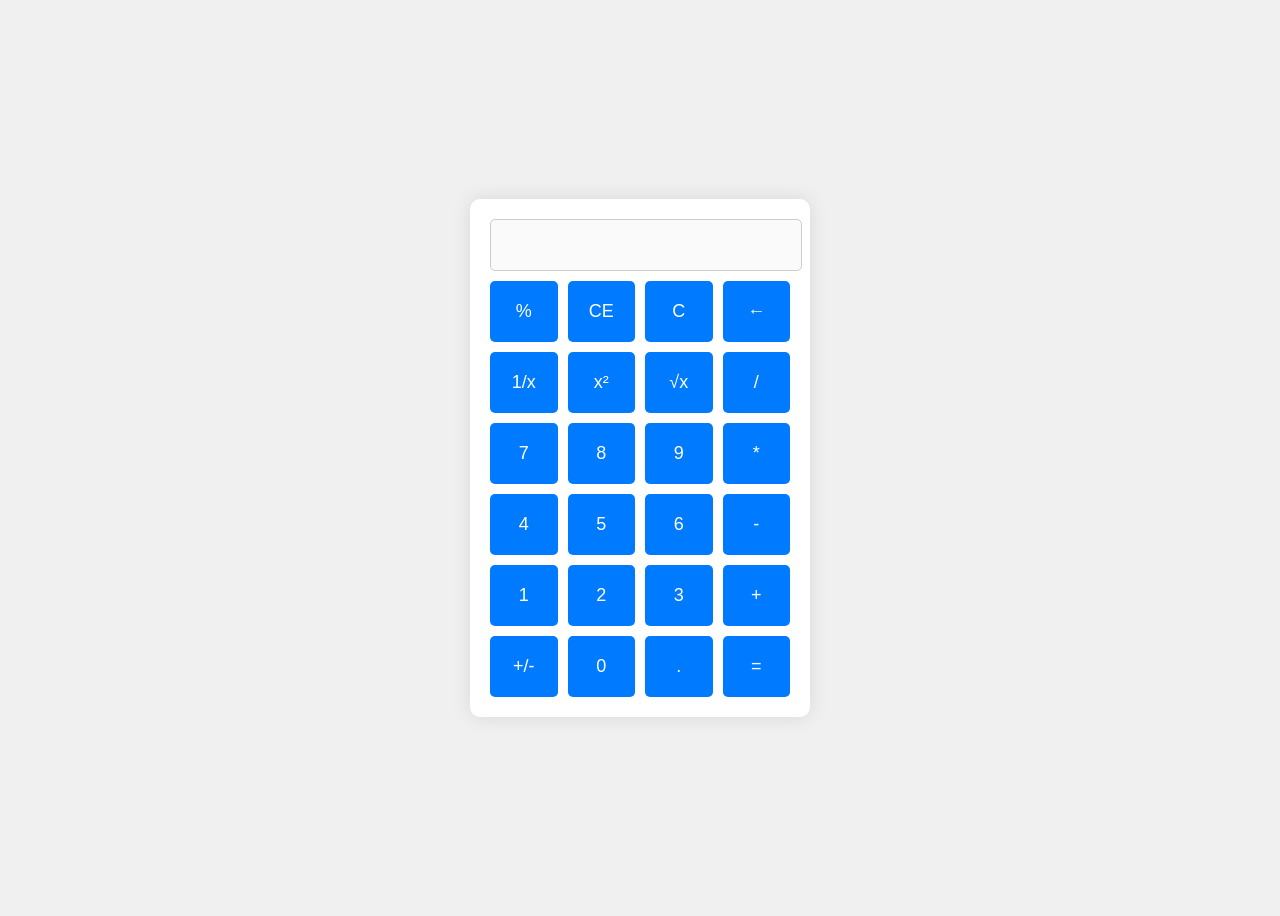
<file: Projets Web/Calculatrice responsive/index.html>
<!DOCTYPE html>
<html lang="fr">
<head>
    <meta charset="UTF-8">
    <meta name="viewport" content="width=device-width, initial-scale=1.0">
    <link rel="stylesheet" href="style.css">
    <title>Calculatrice Responsive</title>
</head>
<body>
    <div class="calculator">
        <input type="text" id="display" disabled>
        <div class="buttons">
            <button onclick="appendToDisplay('%')">%</button>
            <button onclick="clearDisplay()">CE</button>
            <button onclick="clearDisplay()">C</button>
            <button onclick="deleteLastCharacter()">←</button>
            <button onclick="calculateInverse()">1/x</button>
            <button onclick="calculateSquare()">x²</button>
            <button onclick="calculateSquareRoot()">√x</button>
            <button onclick="appendToDisplay('/')">/</button>
            <button onclick="appendToDisplay('7')">7</button>
            <button onclick="appendToDisplay('8')">8</button>
            <button onclick="appendToDisplay('9')">9</button>
            <button onclick="appendToDisplay('*')">*</button>
            <button onclick="appendToDisplay('4')">4</button>
            <button onclick="appendToDisplay('5')">5</button>
            <button onclick="appendToDisplay('6')">6</button>
            <button onclick="appendToDisplay('-')">-</button>
            <button onclick="appendToDisplay('1')">1</button>
            <button onclick="appendToDisplay('2')">2</button>
            <button onclick="appendToDisplay('3')">3</button>
            <button onclick="appendToDisplay('+')">+</button>
            <button onclick="toggleSign()">+/-</button>
            <button onclick="appendToDisplay('0')">0</button>
            <button onclick="appendDecimalPoint()">.</button>
            <button onclick="calculateResult()">=</button>
        </div>
    </div>
    <script src="script.js"></script>
</body>
</html>
</file>
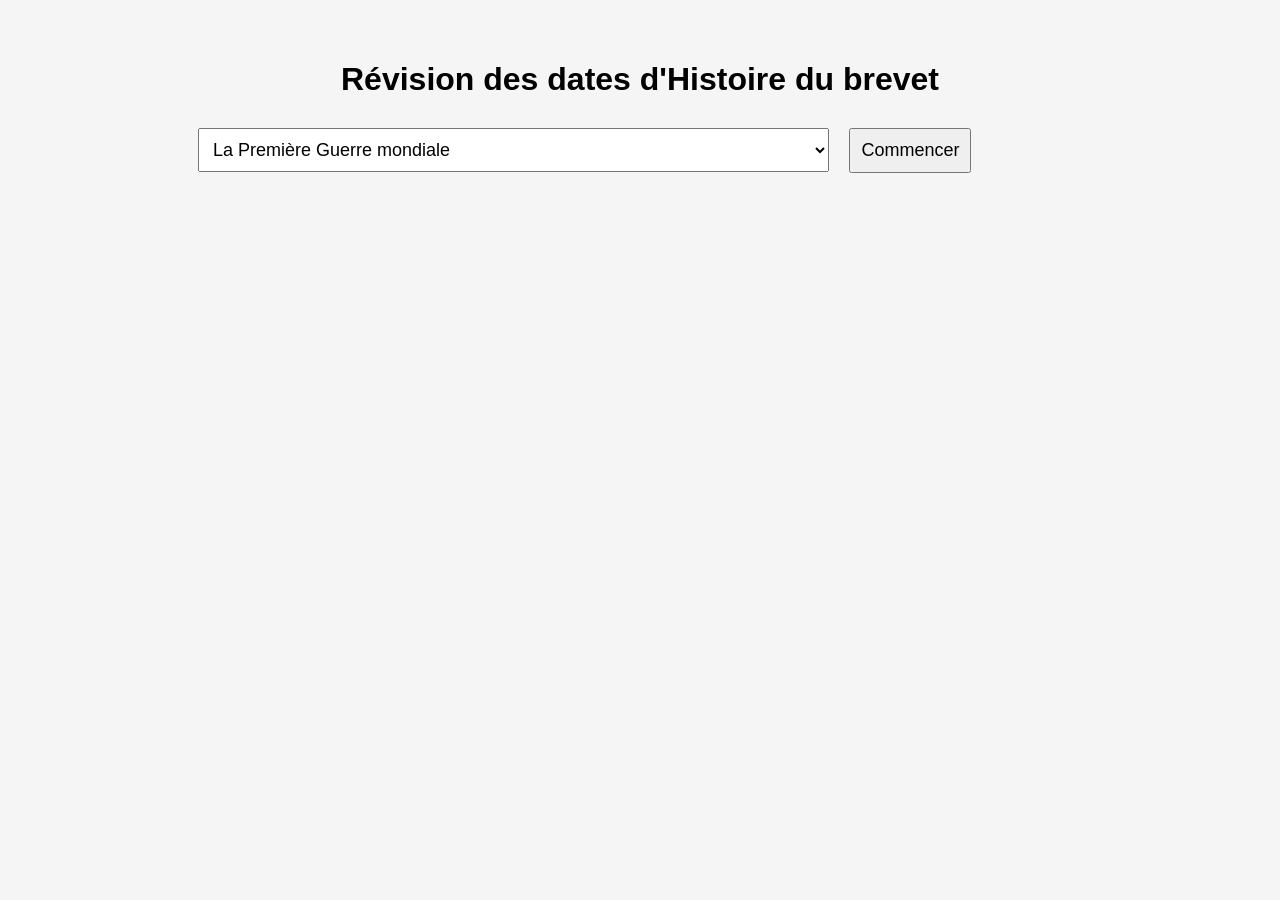
<file: Projets Web/Dates histoire/index.html>
<!DOCTYPE html>
<html lang="fr">
<head>
<meta charset="UTF-8">
<title>Révision Histoire</title>
<link rel="stylesheet" href="style.css">
</head>

<body>

<h1>Révision des dates d'Histoire du brevet</h1>

<select id="chapitre"></select>

<button id="start">Commencer</button>

<div id="quiz" class="hidden">

<h2 id="titre"></h2>

<p id="typeDate"></p>

<input
id="reponse"
placeholder="Tape la date..."
autocomplete="off">

<div class="buttons">
<button id="valider">Valider</button>
<button id="voir">Voir la réponse</button>
</div>

<p id="resultat"></p>

<p id="score"></p>

</div>

<script src="script.js"></script>

</body>
</html>
</file>
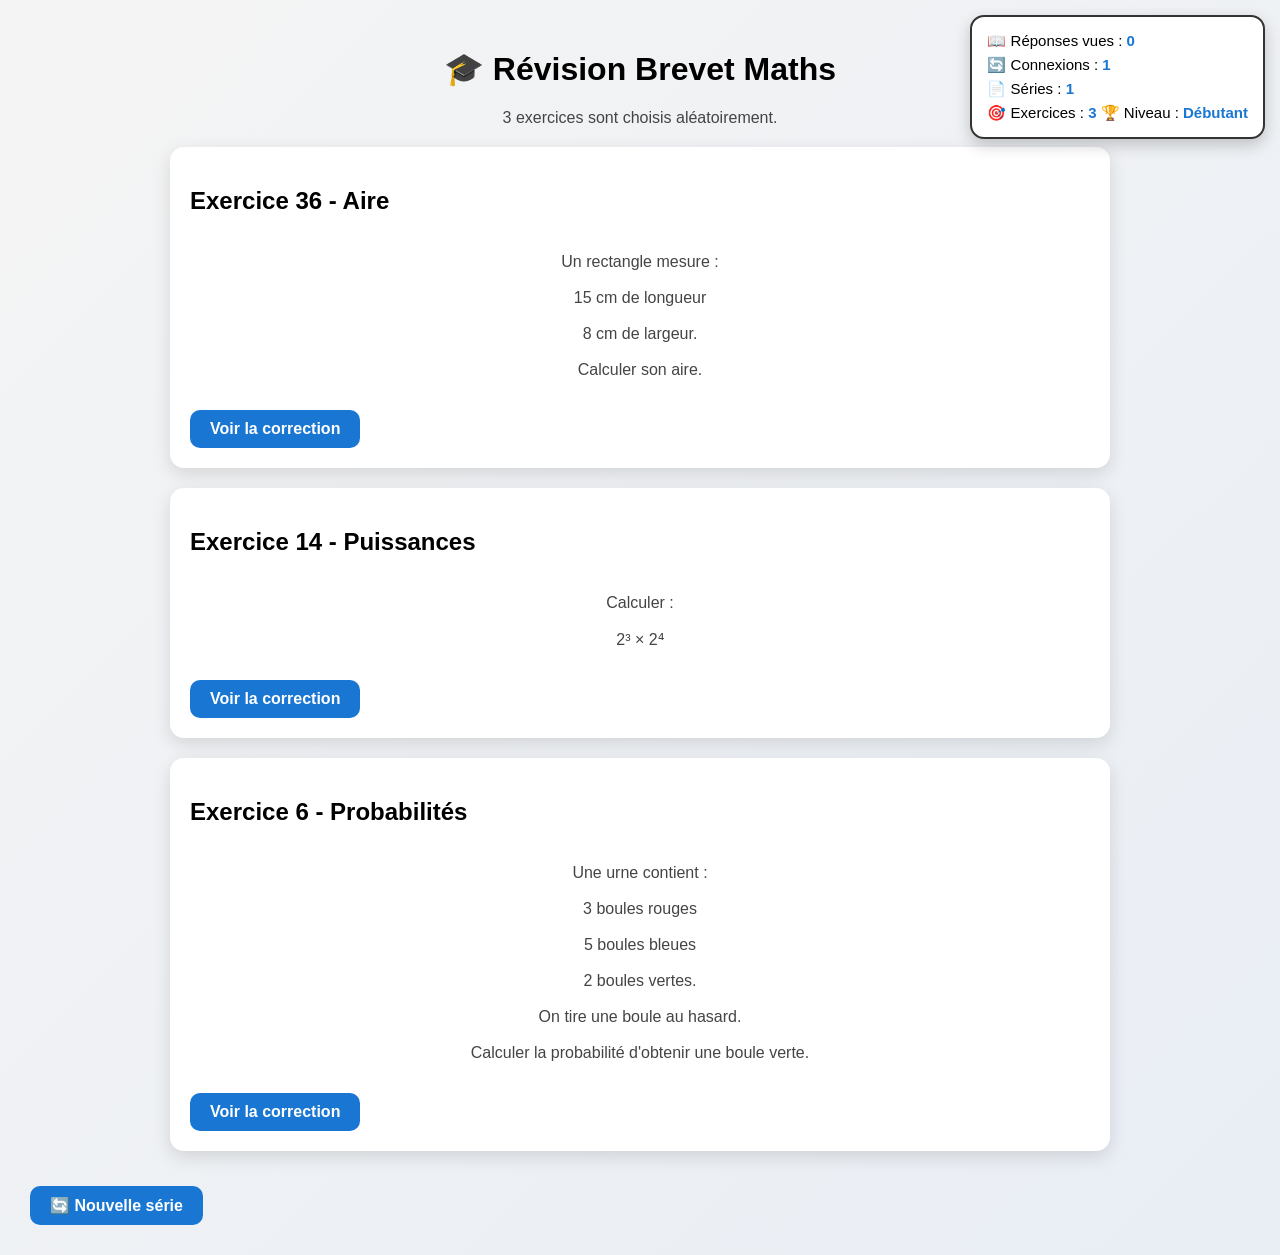
<file: Projets Web/Math/index.html>
<!DOCTYPE html>
<html lang="fr">
<head>
    <meta charset="UTF-8">
    <meta name="viewport" content="width=device-width, initial-scale=1.0">
    <title>Révisions Brevet Maths 3e</title>

    <link rel="stylesheet" href="style.css">
</head>
<body>

    <div id="stats">
        📖 Réponses vues : <span id="nbReponses">0</span><br>
        🔄 Connexions : <span id="nbConnexions">0</span><br>
        📄 Séries : <span id="nbSeries">0</span><br>
        🎯 Exercices : <span id="nbExos">0</span>
        🏆 Niveau : <span id="niveau">Débutant</span><br>
    </div>

    <h1>🎓 Révision Brevet Maths</h1>

    <p>3 exercices sont choisis aléatoirement.</p>

    <div id="questions"></div>

    <button id="reload">🔄 Nouvelle série</button>

    <script src="script.js"></script>

</body>
</html>
</file>
<file: Projets Web/Calculatrice responsive/style.css>
body {
    display: flex;
    justify-content: center;
    align-items: center;
    height: 100vh;
    background-color: #f0f0f0;
    font-family: Arial, sans-serif;
}

.calculator {
    background-color: white;
    border-radius: 10px;
    box-shadow: 0 0 20px rgba(0, 0, 0, 0.1);
    padding: 20px;
    width: 300px;
}

#display {
    width: 100%;
    height: 40px;
    font-size: 24px;
    text-align: right;
    margin-bottom: 10px;
    padding: 5px;
    border: 1px solid #ccc;
    border-radius: 5px;
}

.buttons {
    display: grid;
    grid-template-columns: repeat(4, 1fr);
    gap: 10px;
}

button {
    padding: 20px;
    font-size: 18px;
    border: none;
    border-radius: 5px;
    background-color: #007bff;
    color: white;
    cursor: pointer;
    transition: background-color 0.3s;
}

button:hover {
    background-color: #0056b3;
}
</file>
<file: Projets Web/Dates histoire/style.css>
body{

font-family:Arial;

background:#f5f5f5;

padding:40px;

max-width:900px;

margin:auto;

}

h1{

text-align:center;

}

select,
input,
button{

font-size:18px;

padding:10px;

margin:8px;

}

input{

width:300px;

}

button{

cursor:pointer;

}

.hidden{

display:none;

}

.buttons{

margin-top:20px;

}

#resultat{

font-size:20px;

font-weight:bold;

margin-top:20px;

}

#score{

margin-top:20px;

font-size:18px;

}
</file>
<file: Projets Web/Math/style.css>
body{
    font-family:Arial, Helvetica, sans-serif;
    background:linear-gradient(135deg,#f4f4f4,#e9eef5);
    padding:30px;
    margin:0;
}

h1{
    text-align:center;
    margin-top:20px;
    font-size:32px;
}

p{
    text-align:center;
    color:#444;
}

.question{
    background:white;
    padding:20px;
    margin:20px auto;
    border-radius:14px;
    max-width:900px;
    box-shadow:0 6px 18px rgba(0,0,0,.12);
    transition:transform .2s;
}

.question:hover{
    transform:scale(1.01);
}

img{
    max-width:350px;
    width:100%;
    height:auto;
    display:block;
    margin:15px auto;
    border-radius:8px;
}

button{
    padding:10px 20px;
    font-size:16px;
    cursor:pointer;
    margin-top:15px;
    border:none;
    border-radius:10px;
    background:#1976d2;
    color:white;
    transition:.2s;
    font-weight:bold;
}

button:hover{
    background:#0f5aa6;
    transform:scale(1.03);
}

.correction{
    display:none;
    background:#eaffea;
    padding:15px;
    margin-top:15px;
    border-left:5px solid #2e7d32;
    border-radius:8px;
}

#stats{
    position:fixed;
    top:15px;
    right:15px;
    background:white;
    border:2px solid #333;
    border-radius:14px;
    padding:12px 15px;
    box-shadow:0 6px 16px rgba(0,0,0,.2);
    font-size:15px;
    line-height:1.6;
    z-index:999;
    min-width:200px;
}

#stats span{
    font-weight:bold;
    color:#1976d2;
}

@media (max-width:700px){

    body{
        padding:15px;
    }

    #stats{
        position:static;
        margin:0 auto 20px auto;
        width:fit-content;
    }

    .question{
        margin:15px 10px;
    }
}
</file>
